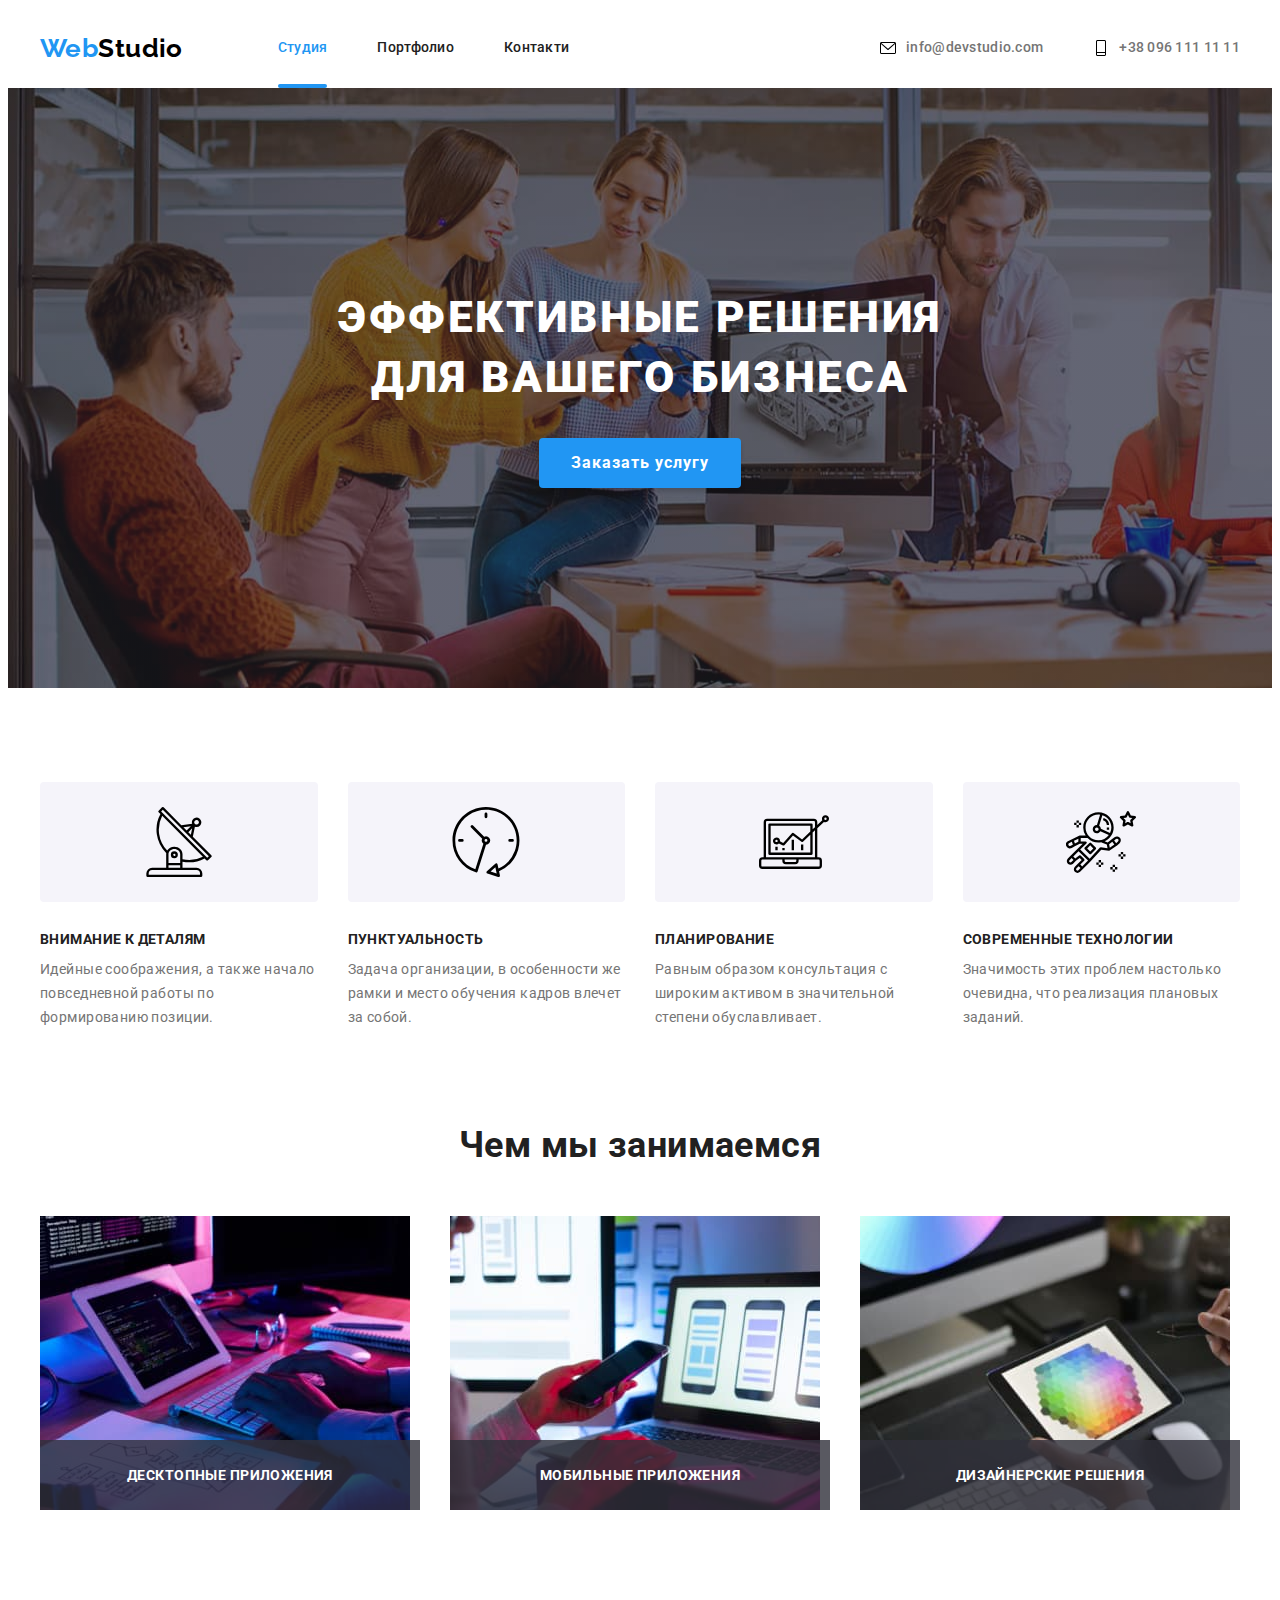
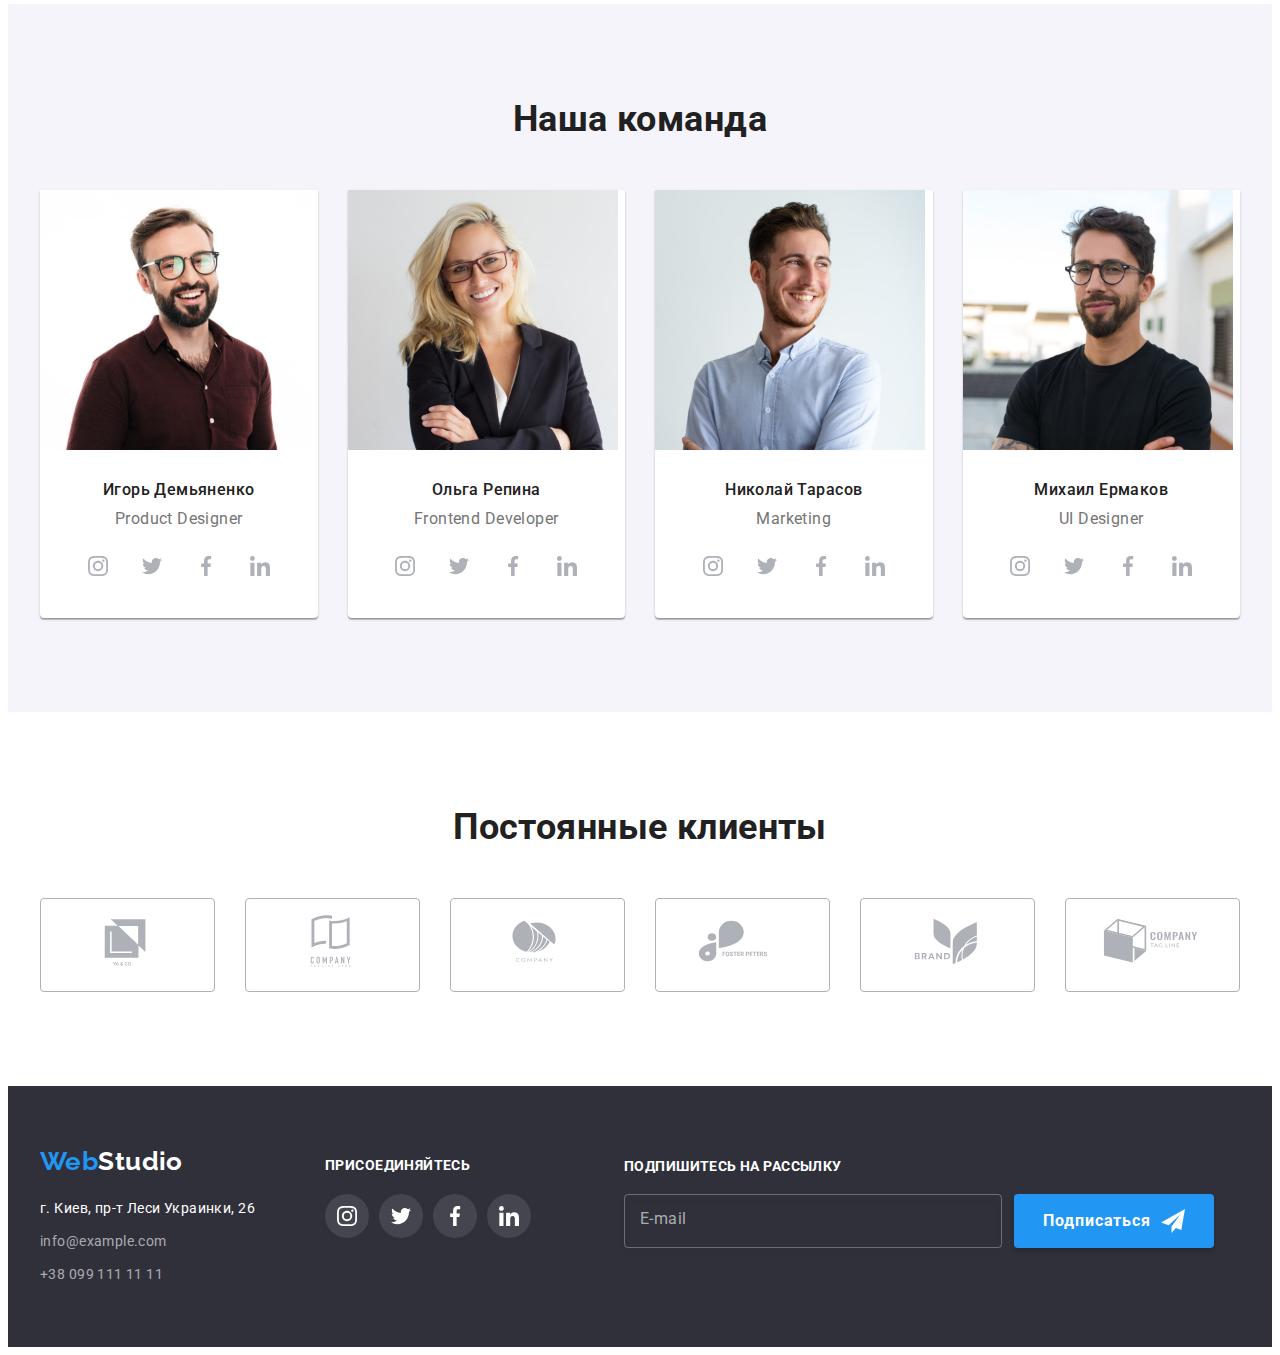
<file: index.html>
<!DOCTYPE html>
<html lang="ru">
  <head>
    <meta charset="UTF-8" />
    <meta http-equiv="X-UA-Compatible" content="IE=edge" />
    <meta name="viewport" content="width=device-width, initial-scale=1.0" />
    <link rel="preconnect" href="https://fonts.googleapis.com" />
    <link rel="preconnect" href="https://fonts.gstatic.com" crossorigin />
    <link
      href="https://fonts.googleapis.com/css2?family=Raleway:wght@700&family=Roboto:wght@400;500;700;900&display=swap"
      rel="stylesheet"
    />
    <link
      rel="stylesheet"
      href="https://cdnjs.cloudflare.com/ajax/libs/modern-normalize/1.1.0/modern-normalize.min.css"
      integrity="sha512-wpPYUAdjBVSE4KJnH1VR1HeZfpl1ub8YT/NKx4PuQ5NmX2tKuGu6U/JRp5y+Y8XG2tV+wKQpNHVUX03MfMFn9Q=="
      crossorigin="anonymous"
      referrerpolicy="no-referrer"
    />
    <link rel="stylesheet" href="./css/style.css" />
    <title>WebStudio</title>
  </head>
  <body>
    <header class="header">
      <div class="container">
        <nav class="menu">
          <a href="./index.html" class="logo link"><span>Web</span>Studio</a>
          <ul class="nav-menu">
            <li class="nav-menu-item">
              <a href="/" class="nav-menu-link link current">Студия</a>
            </li>
            <li class="nav-menu-item">
              <a href="./portfolio.html" class="nav-menu-link link">Портфолио</a>
            </li>
            <li class="nav-menu-item">
              <a href="/" class="nav-menu-link link">Контакти</a>
            </li>
          </ul>
        </nav>
        <ul class="contacts">
          <li class="contacts-item">
            <a href="mailto:info@devstudio.com" class="contacts-link link">
              <svg class="icon-contacts">
                <use href="./images/icons.svg#mail"></use>
              </svg>
              info@devstudio.com
            </a>
          </li>
          <li class="contacts-item">
            <a href="tel:+380961111111" class="contacts-link link">
              <svg class="icon-contacts">
                <use href="./images/icons.svg#phone"></use>
              </svg>
              +38 096 111 11 11
            </a>
          </li>
        </ul>
      </div>
    </header>
    <main>
      <section class="section effective-solutions">
        <div class="container">
          <h1 class="effective-solutions-title">Эффективные решения для вашего бизнеса</h1>
          <button type="button" class="btn effective-solutions-btn" data-modal-open>
            Заказать услугу
          </button>
        </div>
      </section>
      <section class="section our-peculiarities">
        <div class="container">
          <h2 class="our-peculiarities-title visually-hidden">особености и преимущества</h2>
          <ul class="our-peculiarities-item">
            <li class="peculiariti">
              <div class="peculiariti-box">
                <svg class="icon-peculiariti">
                  <use href="./images/icons.svg#antenna"></use>
                </svg>
              </div>
              <h3 class="peculiariti-title">Внимание к деталям</h3>
              <p class="peculiariti-text">
                Идейные соображения, а также начало повседневной работы по формированию позиции.
              </p>
            </li>
            <li class="peculiariti">
              <div class="peculiariti-box">
                <svg class="icon-peculiariti">
                  <use href="./images/icons.svg#clock"></use>
                </svg>
              </div>
              <h3 class="peculiariti-title">Пунктуальность</h3>
              <p class="peculiariti-text">
                Задача организации, в особенности же рамки и место обучения кадров влечет за собой.
              </p>
            </li>
            <li class="peculiariti">
              <div class="peculiariti-box">
                <svg class="icon-peculiariti">
                  <use href="./images/icons.svg#diagram"></use>
                </svg>
              </div>
              <h3 class="peculiariti-title">Планирование</h3>
              <p class="peculiariti-text">
                Равным образом консультация с широким активом в значительной степени обуславливает.
              </p>
            </li>
            <li class="peculiariti">
              <div class="peculiariti-box">
                <svg class="icon-peculiariti">
                  <use href="./images/icons.svg#astronaut"></use>
                </svg>
              </div>
              <h3 class="peculiariti-title">Современные технологии</h3>
              <p class="peculiariti-text">
                Значимость этих проблем настолько очевидна, что реализация плановых заданий.
              </p>
            </li>
          </ul>
        </div>
      </section>
      <section class="section our-works">
        <div class="container">
          <h2 class="section-title">Чем мы занимаемся</h2>
          <ul class="our-works-example">
            <li class="our-works-example-item">
              <div class="our-works-thumb">
                <img src="./images/work1.jpg" alt="work_1" width="370" />
                <h3 class="our-works-descr">Десктопные приложения</h3>
              </div>
            </li>
            <li class="our-works-example-item">
              <div class="our-works-thumb">
                <img src="./images/work2.jpg" alt="work_2" width="370" />
                <h3 class="our-works-descr">Мобильные приложения</h3>
              </div>
            </li>
            <li class="our-works-example-item">
              <div class="our-works-thumb">
                <img src="./images/work3.jpg" alt="work_3" width="370" />
                <h3 class="our-works-descr">Дизайнерские решения</h3>
              </div>
            </li>
          </ul>
        </div>
      </section>
      <section class="section our-team">
        <div class="container">
          <h2 class="section-title">Наша команда</h2>
          <ul class="team-memders">
            <li class="team-memders-item">
              <img
                src="./images/team_member_1.jpg"
                alt="photo_of_member_1"
                width="270"
                class="member-photo"
              />
              <div class="team-members-item-footer">
                <h3 class="team-member-name">Игорь Демьяненко</h3>
                <p class="team-member-profession">Product Designer</p>
                <div class="team-member-social">
                  <ul class="team-member-social-list">
                    <li class="social-network">
                      <a
                        href="#"
                        class="social-network-link"
                        target="_blank"
                        rel="noopener nofollow noreferrer"
                      >
                        <svg class="icon-social-network">
                          <use href="./images/icons.svg#instagram"></use>
                        </svg>
                      </a>
                    </li>
                    <li class="social-network">
                      <a
                        href="#"
                        class="social-network-link"
                        target="_blank"
                        rel="noopener nofollow noreferrer"
                      >
                        <svg class="icon-social-network">
                          <use href="./images/icons.svg#twitter"></use>
                        </svg>
                      </a>
                    </li>
                    <li class="social-network">
                      <a
                        href="#"
                        class="social-network-link"
                        target="_blank"
                        rel="noopener nofollow noreferrer"
                      >
                        <svg class="icon-social-network">
                          <use href="./images/icons.svg#facebook"></use>
                        </svg>
                      </a>
                    </li>
                    <li class="social-network">
                      <a
                        href="#"
                        class="social-network-link"
                        target="_blank"
                        rel="noopener nofollow noreferrer"
                      >
                        <svg class="icon-social-network">
                          <use href="./images/icons.svg#linkedin"></use>
                        </svg>
                      </a>
                    </li>
                  </ul>
                </div>
              </div>
            </li>
            <li class="team-memders-item">
              <img
                src="./images/team_member_2.jpg"
                alt="photo_of_member_2"
                width="270"
                class="member-photo"
              />
              <div class="team-members-item-footer">
                <h3 class="team-member-name">Ольга Репина</h3>
                <p class="team-member-profession">Frontend Developer</p>
                <div class="team-member-social">
                  <ul class="team-member-social-list">
                    <li class="social-network">
                      <a
                        href="#"
                        class="social-network-link"
                        target="_blank"
                        rel="noopener nofollow noreferrer"
                      >
                        <svg class="icon-social-network">
                          <use href="./images/icons.svg#instagram"></use>
                        </svg>
                      </a>
                    </li>
                    <li class="social-network">
                      <a
                        href="#"
                        class="social-network-link"
                        target="_blank"
                        rel="noopener nofollow noreferrer"
                      >
                        <svg class="icon-social-network">
                          <use href="./images/icons.svg#twitter"></use>
                        </svg>
                      </a>
                    </li>
                    <li class="social-network">
                      <a
                        href="#"
                        class="social-network-link"
                        target="_blank"
                        rel="noopener nofollow noreferrer"
                      >
                        <svg class="icon-social-network">
                          <use href="./images/icons.svg#facebook"></use>
                        </svg>
                      </a>
                    </li>
                    <li class="social-network">
                      <a
                        href="#"
                        class="social-network-link"
                        target="_blank"
                        rel="noopener nofollow noreferrer"
                      >
                        <svg class="icon-social-network">
                          <use href="./images/icons.svg#linkedin"></use>
                        </svg>
                      </a>
                    </li>
                  </ul>
                </div>
              </div>
            </li>
            <li class="team-memders-item">
              <img
                src="./images/team_member_3.jpg"
                alt="photo_of_member_3"
                width="270"
                class="member-photo"
              />
              <div class="team-members-item-footer">
                <h3 class="team-member-name">Николай Тарасов</h3>
                <p class="team-member-profession">Marketing</p>
                <div class="team-member-social">
                  <ul class="team-member-social-list">
                    <li class="social-network">
                      <a
                        href="#"
                        class="social-network-link"
                        target="_blank"
                        rel="noopener nofollow noreferrer"
                      >
                        <svg class="icon-social-network">
                          <use href="./images/icons.svg#instagram"></use>
                        </svg>
                      </a>
                    </li>
                    <li class="social-network">
                      <a
                        href="#"
                        class="social-network-link"
                        target="_blank"
                        rel="noopener nofollow noreferrer"
                      >
                        <svg class="icon-social-network">
                          <use href="./images/icons.svg#twitter"></use>
                        </svg>
                      </a>
                    </li>
                    <li class="social-network">
                      <a
                        href="#"
                        class="social-network-link"
                        target="_blank"
                        rel="noopener nofollow noreferrer"
                      >
                        <svg class="icon-social-network">
                          <use href="./images/icons.svg#facebook"></use>
                        </svg>
                      </a>
                    </li>
                    <li class="social-network">
                      <a
                        href="#"
                        class="social-network-link"
                        target="_blank"
                        rel="noopener nofollow noreferrer"
                      >
                        <svg class="icon-social-network">
                          <use href="./images/icons.svg#linkedin"></use>
                        </svg>
                      </a>
                    </li>
                  </ul>
                </div>
              </div>
            </li>
            <li class="team-memders-item">
              <img
                src="./images/team_member_4.jpg"
                alt="photo_of_member_4"
                width="270"
                class="member-photo"
              />
              <div class="team-members-item-footer">
                <h3 class="team-member-name">Михаил Ермаков</h3>
                <p class="team-member-profession">UI Designer</p>
                <div class="team-member-social">
                  <ul class="team-member-social-list">
                    <li class="social-network">
                      <a
                        href="#"
                        class="social-network-link"
                        target="_blank"
                        rel="noopener nofollow noreferrer"
                      >
                        <svg class="icon-social-network">
                          <use href="./images/icons.svg#instagram"></use>
                        </svg>
                      </a>
                    </li>
                    <li class="social-network">
                      <a
                        href="#"
                        class="social-network-link"
                        target="_blank"
                        rel="noopener nofollow noreferrer"
                      >
                        <svg class="icon-social-network">
                          <use href="./images/icons.svg#twitter"></use>
                        </svg>
                      </a>
                    </li>
                    <li class="social-network">
                      <a
                        href="#"
                        class="social-network-link"
                        target="_blank"
                        rel="noopener nofollow noreferrer"
                      >
                        <svg class="icon-social-network">
                          <use href="./images/icons.svg#facebook"></use>
                        </svg>
                      </a>
                    </li>
                    <li class="social-network">
                      <a
                        href="#"
                        class="social-network-link"
                        target="_blank"
                        rel="noopener nofollow noreferrer"
                      >
                        <svg class="icon-social-network">
                          <use href="./images/icons.svg#linkedin"></use>
                        </svg>
                      </a>
                    </li>
                  </ul>
                </div>
              </div>
            </li>
          </ul>
        </div>
      </section>
      <section class="section regular-customers">
        <div class="container">
          <h2 class="section-title">Постоянные клиенты</h2>
          <ul class="our-customers">
            <li class="customer">
              <a href="" class="link" target="_blank" rel="noopener nofollow noreferrer">
                <svg class="icon-customer">
                  <use href="./images/icons.svg#customer-1"></use>
                </svg>
              </a>
            </li>
            <li class="customer">
              <a href="" class="link" target="_blank" rel="noopener nofollow noreferrer">
                <svg class="icon-customer">
                  <use href="./images/icons.svg#customer-2"></use>
                </svg>
              </a>
            </li>
            <li class="customer">
              <a href="" class="link" target="_blank" rel="noopener nofollow noreferrer">
                <svg class="icon-customer">
                  <use href="./images/icons.svg#customer-3"></use>
                </svg>
              </a>
            </li>
            <li class="customer">
              <a href="" class="link" target="_blank" rel="noopener nofollow noreferrer">
                <svg class="icon-customer">
                  <use href="./images/icons.svg#customer-4"></use>
                </svg>
              </a>
            </li>
            <li class="customer">
              <a href="" class="link" target="_blank" rel="noopener nofollow noreferrer">
                <svg class="icon-customer">
                  <use href="./images/icons.svg#customer-5"></use>
                </svg>
              </a>
            </li>
            <li class="customer">
              <a href="" class="link" target="_blank" rel="noopener nofollow noreferrer">
                <svg class="icon-customer">
                  <use href="./images/icons.svg#customer-6"></use>
                </svg>
              </a>
            </li>
          </ul>
        </div>
      </section>
    </main>
    <footer class="footer">
      <div class="container">
        <div class="footer-content">
          <div class="footer-address">
            <a href="./index.html" class="logo link"><span>Web</span>Studio</a>
            <address>
              <ul class="footer-contacts">
                <li class="footer-contacts-item">
                  <a
                    href="https://goo.gl/maps/piqngm7oDQpEDh6u6"
                    target="_blank"
                    rel="noopener nofollow noreferrer"
                    class="address link"
                  >
                    г. Киев, пр-т Леси Украинки, 26</a
                  >
                </li>
                <li class="footer-contacts-item">
                  <a href="mailto:info@example.com" class="footer-mail link">info@example.com</a>
                </li>
                <li class="footer-contacts-item">
                  <a href="tel:+380991111111" class="footer-phone link">+38 099 111 11 11</a>
                </li>
              </ul>
            </address>
          </div>
          <div class="footer-social">
            <h3 class="footer-social-title">Присоединяйтесь</h3>
            <ul class="footer-social-list">
              <li class="footer-social-network">
                <a
                  href="#"
                  class="footer-social-link"
                  target="_blank"
                  rel="noopener nofollow noreferrer"
                >
                  <svg class="icon-footer-social-newtork">
                    <use href="./images/icons.svg#instagram"></use>
                  </svg>
                </a>
              </li>
              <li class="footer-social-network">
                <a
                  href="#"
                  class="footer-social-link"
                  target="_blank"
                  rel="noopener nofollow noreferrer"
                >
                  <svg class="icon-footer-social-newtork">
                    <use href="./images/icons.svg#twitter"></use>
                  </svg>
                </a>
              </li>
              <li class="footer-social-network">
                <a
                  href="#"
                  class="footer-social-link"
                  target="_blank"
                  rel="noopener nofollow noreferrer"
                >
                  <svg class="icon-footer-social-newtork">
                    <use href="./images/icons.svg#facebook"></use>
                  </svg>
                </a>
              </li>
              <li class="footer-social-network">
                <a
                  href="#"
                  class="footer-social-link"
                  target="_blank"
                  rel="noopener nofollow noreferrer"
                >
                  <svg class="icon-footer-social-newtork">
                    <use href="./images/icons.svg#linkedin"></use>
                  </svg>
                </a>
              </li>
            </ul>
          </div>
          <div class="footer-subscribe">
            <h3 class="footer-subscribe-title">Подпишитесь на рассылку</h3>
            <form action="" class="subscribe-form">
              <div class="subscribe-box">
                <input
                  type="email"
                  class="subscribe-form-input"
                  placeholder=" "
                  name="email"
                  id="email"
                  autocomplete="off"
                />
                <label for="email" class="subscribe-label">E-mail</label>
                <button class="subscribe-form-button btn" type="submit">
                  <span class="subscribe-button-text">Подписаться</span>
                  <svg class="subscribe-form-icon" width="24" height="24">
                    <use href="./images/icons.svg#telegram"></use>
                  </svg>
                </button>
              </div>
            </form>
          </div>
        </div>
      </div>
    </footer>
    <div class="backdrop is-hidden" data-modal>
      <div class="modal" data-modal>
        <svg class="close-btn" width="30" height="30" data-modal-close>
          <use href="./images/icons.svg#close-small"></use>
        </svg>
        <form action="" class="modal-form">
          <p class="form-title">Оставьте свои данные, мы вам перезвоним</p>
          <ul class="form-list list">
            <li class="form-item">
              <label class="form-label">
                <span class="label-text">Имя</span>
                <div class="form-item-box">
                  <input type="name" name="name" class="form-input" />
                  <svg class="input-icon" width="18" height="18">
                    <use href="./images/icons.svg#person"></use>
                  </svg>
                </div>
              </label>
            </li>
            <li class="form-item">
              <label class="form-label">
                <span class="label-text">Телефон</span>
                <div class="form-item-box">
                  <input type="tel" name="tel" class="form-input" />
                  <svg class="input-icon" width="18" height="18">
                    <use href="./images/icons.svg#phone-black"></use>
                  </svg>
                </div>
              </label>
            </li>
            <li class="form-item">
              <label class="form-label">
                <span class="label-text">Почта</span>
                <div class="form-item-box">
                  <input type="email" name="email" class="form-input" />
                  <svg class="input-icon" width="18" height="18">
                    <use href="./images/icons.svg#mail-black"></use>
                  </svg>
                </div>
              </label>
            </li>
            <li class="form-item">
              <label class="form-label">
                <span class="label-text">Комментарий</span>
                <textarea
                  class="form-input form-textarea"
                  name="coment"
                  placeholder="Введите текст"
                  rows="10"
                  style="resize: none"
                ></textarea>
              </label>
            </li>
            <li>
              <label class="label-checkbox">
                <input class="checkbox-item visually-hidden" type="checkbox" />
                <span class="checkbox-icon"></span>
                <span>Соглашаюсь с рассылкой и принимаю</span>
                <a href="#" class="checkbox-link" target="_blank">Условия договора</a>
              </label>
            </li>
          </ul>
          <button type="submit" class="btn modal-btn">Отправить</button>
        </form>
      </div>
    </div>
    <script src="./js/modal.js"></script>
  </body>
</html>
</file>
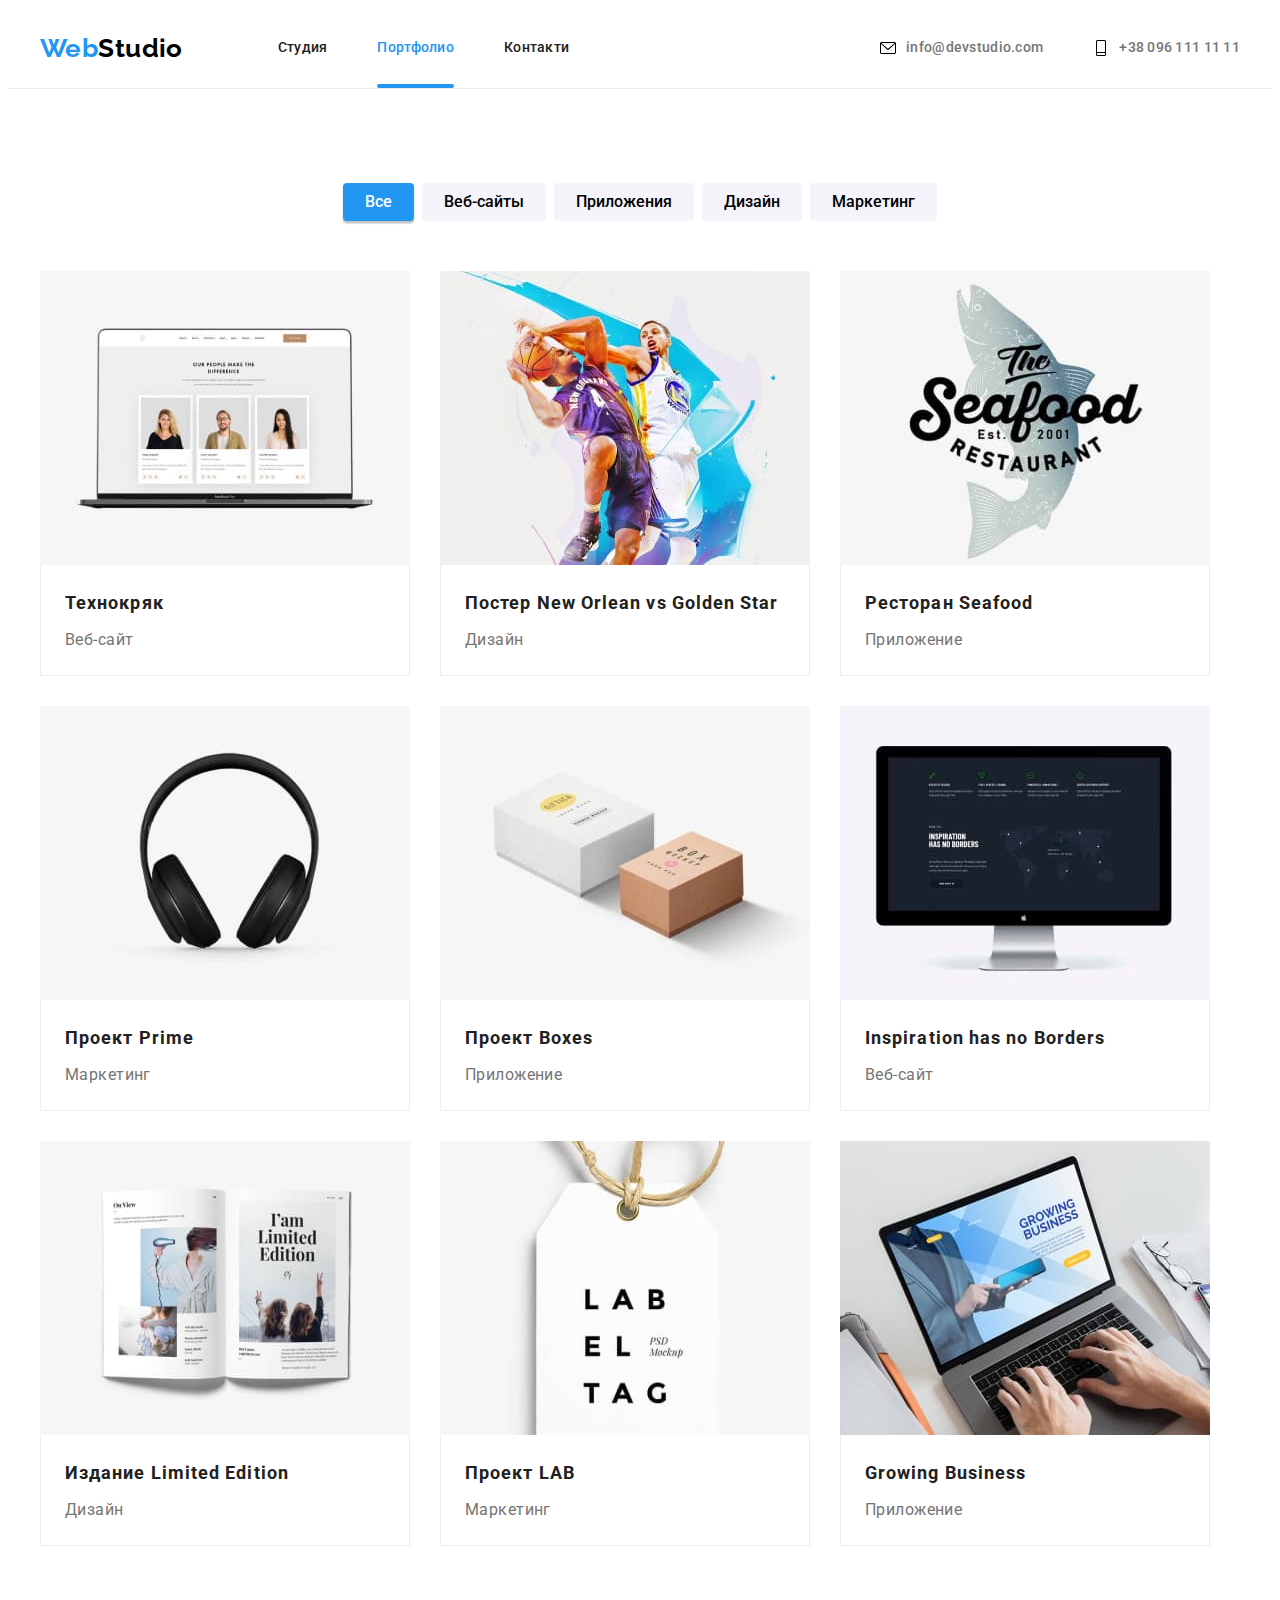
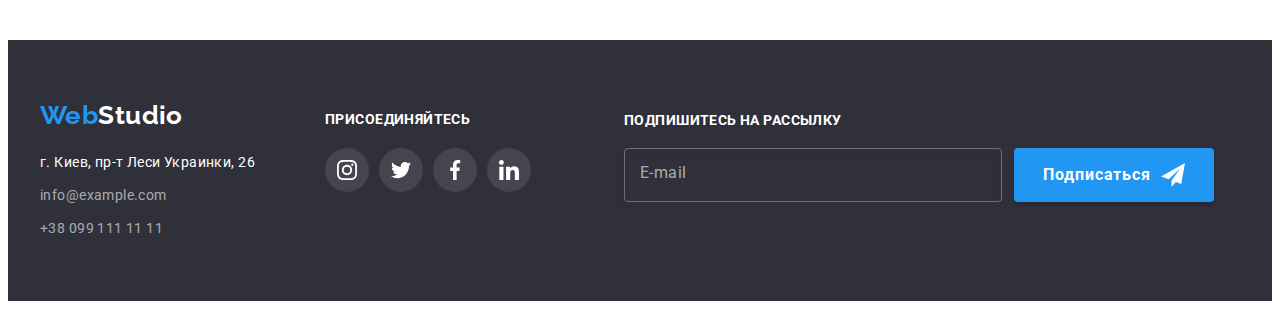
<file: portfolio.html>
<!DOCTYPE html>
<html lang="ru">
  <head>
    <meta charset="UTF-8" />
    <meta http-equiv="X-UA-Compatible" content="IE=edge" />
    <meta name="viewport" content="width=device-width, initial-scale=1.0" />
    <link rel="preconnect" href="https://fonts.googleapis.com" />
    <link rel="preconnect" href="https://fonts.gstatic.com" crossorigin />
    <link
      href="https://fonts.googleapis.com/css2?family=Raleway:wght@700&family=Roboto:wght@400;500;700;900&display=swap"
      rel="stylesheet"
    />
    <link
      rel="stylesheet"
      href="https://cdnjs.cloudflare.com/ajax/libs/modern-normalize/1.1.0/modern-normalize.min.css"
      integrity="sha512-wpPYUAdjBVSE4KJnH1VR1HeZfpl1ub8YT/NKx4PuQ5NmX2tKuGu6U/JRp5y+Y8XG2tV+wKQpNHVUX03MfMFn9Q=="
      crossorigin="anonymous"
      referrerpolicy="no-referrer"
    />
    <link rel="stylesheet" href="./css/style.css" />
    <title>Портфолио</title>
  </head>
  <body>
    <header class="header portfolio-header">
      <div class="container">
        <nav class="menu">
          <a href="./index.html" class="logo link"><span>Web</span>Studio</a>
          <ul class="nav-menu">
            <li class="nav-menu-item">
              <a href="./index.html" class="nav-menu-link link">Студия</a>
            </li>
            <li class="nav-menu-item">
              <a href="/" class="nav-menu-link link current">Портфолио</a>
            </li>
            <li class="nav-menu-item">
              <a href="/" class="nav-menu-link link">Контакти</a>
            </li>
          </ul>
        </nav>
        <ul class="contacts">
          <li class="contacts-item">
            <a href="mailto:info@devstudio.com" class="contacts-link link">
              <svg class="icon-contacts">
                <use href="./images/icons.svg#mail"></use>
              </svg>
              info@devstudio.com
            </a>
          </li>
          <li class="contacts-item">
            <a href="tel:+380961111111" class="contacts-link link">
              <svg class="icon-contacts">
                <use href="./images/icons.svg#phone"></use>
              </svg>
              +38 096 111 11 11
            </a>
          </li>
        </ul>
      </div>
    </header>
    <main>
      <section class="section portfolio">
        <div class="container">
          <h1 class="potfolio-title visually-hidden">Наши работы</h1>
          <ul class="filter-buttons">
            <li class="filter-buttons-item">
              <button type="button" class="filter-button active">Все</button>
            </li>
            <li class="filter-buttons-item">
              <button type="button" class="filter-button">Веб-сайты</button>
            </li>
            <li class="filter-buttons-item">
              <button type="button" class="filter-button">Приложения</button>
            </li>
            <li class="filter-buttons-item">
              <button type="button" class="filter-button">Дизайн</button>
            </li>
            <li class="filter-buttons-item">
              <button type="button" class="filter-button">Маркетинг</button>
            </li>
          </ul>
          <ul class="portfolio-examples">
            <li class="portfolio-examples-item">
              <a href="#" target="_blank" rel="noopener nofollow noreferrer" class="link">
                <div class="portfolio-emamples-thumb">
                  <img src="./images/portfolio-example-item_1.jpg" alt="Технокряк" width="370" />
                  <p class="portfolio-examples-descr">
                    Ресурс предлагает комплексные предложения с разным уровнем функционала и
                    сервисов. Все это позволит посетителю получить исчерпывающие сведения о компании
                    или частном лице.
                  </p>
                </div>
                <div class="portfolio-example-item-footer">
                  <h2 class="portfolio-examples-title">Технокряк</h2>
                  <p class="portfolio-examples-text">Веб-сайт</p>
                </div>
              </a>
            </li>
            <li class="portfolio-examples-item">
              <a href="#" target="_blank" rel="noopener nofollow noreferrer" class="link">
                <div class="portfolio-emamples-thumb">
                  <img
                    src="./images/portfolio-example-item_2.jpg"
                    alt="Постер New Orlean vs Golden Star"
                    width="370"
                  />
                  <p class="portfolio-examples-descr">
                    Ресурс предлагает комплексные предложения с разным уровнем функционала и
                    сервисов. Все это позволит посетителю получить исчерпывающие сведения о компании
                    или частном лице.
                  </p>
                </div>
                <div class="portfolio-example-item-footer">
                  <h2 class="portfolio-examples-title">Постер New Orlean vs Golden Star</h2>
                  <p class="portfolio-examples-text">Дизайн</p>
                </div>
              </a>
            </li>
            <li class="portfolio-examples-item">
              <a href="#" target="_blank" rel="noopener nofollow noreferrer" class="link">
                <div class="portfolio-emamples-thumb">
                  <img
                    src="./images/portfolio-example-item_3.jpg"
                    alt="Ресторан Seafood"
                    width="370"
                  />
                  <p class="portfolio-examples-descr">
                    Ресурс предлагает комплексные предложения с разным уровнем функционала и
                    сервисов. Все это позволит посетителю получить исчерпывающие сведения о компании
                    или частном лице.
                  </p>
                </div>
                <div class="portfolio-example-item-footer">
                  <h2 class="portfolio-examples-title">Ресторан Seafood</h2>
                  <p class="portfolio-examples-text">Приложение</p>
                </div>
              </a>
            </li>
            <li class="portfolio-examples-item">
              <a href="#" target="_blank" rel="noopener nofollow noreferrer" class="link">
                <div class="portfolio-emamples-thumb">
                  <img src="./images/portfolio-example-item_4.jpg" alt="Проект Prime" width="370" />
                  <p class="portfolio-examples-descr">
                    Ресурс предлагает комплексные предложения с разным уровнем функционала и
                    сервисов. Все это позволит посетителю получить исчерпывающие сведения о компании
                    или частном лице.
                  </p>
                </div>
                <div class="portfolio-example-item-footer">
                  <h2 class="portfolio-examples-title">Проект Prime</h2>
                  <p class="portfolio-examples-text">Маркетинг</p>
                </div>
              </a>
            </li>
            <li class="portfolio-examples-item">
              <a href="#" target="_blank" rel="noopener nofollow noreferrer" class="link">
                <div class="portfolio-emamples-thumb">
                  <img src="./images/portfolio-example-item_5.jpg" alt="Проект Boxes" width="370" />
                  <p class="portfolio-examples-descr">
                    Ресурс предлагает комплексные предложения с разным уровнем функционала и
                    сервисов. Все это позволит посетителю получить исчерпывающие сведения о компании
                    или частном лице.
                  </p>
                </div>
                <div class="portfolio-example-item-footer">
                  <h2 class="portfolio-examples-title">Проект Boxes</h2>
                  <p class="portfolio-examples-text">Приложение</p>
                </div>
              </a>
            </li>
            <li class="portfolio-examples-item">
              <a href="#" target="_blank" rel="noopener nofollow noreferrer" class="link">
                <div class="portfolio-emamples-thumb">
                  <img
                    src="./images/portfolio-example-item_6.jpg"
                    alt="Inspiration has no Borders"
                    width="370"
                  />
                  <p class="portfolio-examples-descr">
                    Ресурс предлагает комплексные предложения с разным уровнем функционала и
                    сервисов. Все это позволит посетителю получить исчерпывающие сведения о компании
                    или частном лице.
                  </p>
                </div>
                <div class="portfolio-example-item-footer">
                  <h2 class="portfolio-examples-title">Inspiration has no Borders</h2>
                  <p class="portfolio-examples-text">Веб-сайт</p>
                </div>
              </a>
            </li>
            <li class="portfolio-examples-item">
              <a href="#" target="_blank" rel="noopener nofollow noreferrer" class="link">
                <div class="portfolio-emamples-thumb">
                  <img
                    src="./images/portfolio-example-item_7.jpg"
                    alt="Издание Limited Edition"
                    width="370"
                  />
                  <p class="portfolio-examples-descr">
                    Ресурс предлагает комплексные предложения с разным уровнем функционала и
                    сервисов. Все это позволит посетителю получить исчерпывающие сведения о компании
                    или частном лице.
                  </p>
                </div>
                <div class="portfolio-example-item-footer">
                  <h2 class="portfolio-examples-title">Издание Limited Edition</h2>
                  <p class="portfolio-examples-text">Дизайн</p>
                </div>
              </a>
            </li>
            <li class="portfolio-examples-item">
              <a href="#" target="_blank" rel="noopener nofollow noreferrer" class="link">
                <div class="portfolio-emamples-thumb">
                  <img src="./images/portfolio-example-item_8.jpg" alt="Проект LAB" width="370" />
                  <p class="portfolio-examples-descr">
                    Ресурс предлагает комплексные предложения с разным уровнем функционала и
                    сервисов. Все это позволит посетителю получить исчерпывающие сведения о компании
                    или частном лице.
                  </p>
                </div>
                <div class="portfolio-example-item-footer">
                  <h2 class="portfolio-examples-title">Проект LAB</h2>
                  <p class="portfolio-examples-text">Маркетинг</p>
                </div>
              </a>
            </li>
            <li class="portfolio-examples-item">
              <a href="#" target="_blank" rel="noopener nofollow noreferrer" class="link">
                <div class="portfolio-emamples-thumb">
                  <img
                    src="./images/portfolio-example-item_9.jpg"
                    alt="Growing Business"
                    width="370"
                  />
                  <p class="portfolio-examples-descr">
                    Ресурс предлагает комплексные предложения с разным уровнем функционала и
                    сервисов. Все это позволит посетителю получить исчерпывающие сведения о компании
                    или частном лице.
                  </p>
                </div>
                <div class="portfolio-example-item-footer">
                  <h2 class="portfolio-examples-title">Growing Business</h2>
                  <p class="portfolio-examples-text">Приложение</p>
                </div>
              </a>
            </li>
          </ul>
        </div>
      </section>
    </main>
    <footer class="footer">
      <div class="container">
        <div class="footer-content">
          <div class="footer-address">
            <a href="./index.html" class="logo link"><span>Web</span>Studio</a>
            <address>
              <ul class="footer-contacts">
                <li class="footer-contacts-item">
                  <a
                    href="https://goo.gl/maps/piqngm7oDQpEDh6u6"
                    target="_blank"
                    rel="noopener nofollow noreferrer"
                    class="address link"
                  >
                    г. Киев, пр-т Леси Украинки, 26</a
                  >
                </li>
                <li class="footer-contacts-item">
                  <a href="mailto:info@example.com" class="footer-mail link">info@example.com</a>
                </li>
                <li class="footer-contacts-item">
                  <a href="tel:+380991111111" class="footer-phone link">+38 099 111 11 11</a>
                </li>
              </ul>
            </address>
          </div>
          <div class="footer-social">
            <h3 class="footer-social-title">Присоединяйтесь</h3>
            <ul class="footer-social-list">
              <li class="footer-social-network">
                <a
                  href="#"
                  class="footer-social-link"
                  target="_blank"
                  rel="noopener nofollow noreferrer"
                >
                  <svg class="icon-footer-social-newtork">
                    <use href="./images/icons.svg#instagram"></use>
                  </svg>
                </a>
              </li>
              <li class="footer-social-network">
                <a
                  href="#"
                  class="footer-social-link"
                  target="_blank"
                  rel="noopener nofollow noreferrer"
                >
                  <svg class="icon-footer-social-newtork">
                    <use href="./images/icons.svg#twitter"></use>
                  </svg>
                </a>
              </li>
              <li class="footer-social-network">
                <a
                  href="#"
                  class="footer-social-link"
                  target="_blank"
                  rel="noopener nofollow noreferrer"
                >
                  <svg class="icon-footer-social-newtork">
                    <use href="./images/icons.svg#facebook"></use>
                  </svg>
                </a>
              </li>
              <li class="footer-social-network">
                <a
                  href="#"
                  class="footer-social-link"
                  target="_blank"
                  rel="noopener nofollow noreferrer"
                >
                  <svg class="icon-footer-social-newtork">
                    <use href="./images/icons.svg#linkedin"></use>
                  </svg>
                </a>
              </li>
            </ul>
          </div>
          <div class="footer-subscribe">
            <h3 class="footer-subscribe-title">Подпишитесь на рассылку</h3>
            <form action="" class="subscribe-form">
              <div class="subscribe-box">
                <input
                  type="email"
                  class="subscribe-form-input"
                  placeholder=" "
                  name="email"
                  id="email"
                  autocomplete="off"
                />
                <label for="email" class="subscribe-label">E-mail</label>
                <button class="subscribe-form-button btn" type="submit">
                  <span class="subscribe-button-text">Подписаться</span>
                  <svg class="subscribe-form-icon" width="24" height="24">
                    <use href="./images/icons.svg#telegram"></use>
                  </svg>
                </button>
              </div>
            </form>
          </div>
        </div>
      </div>
    </footer>
  </body>
</html>
</file>
<file: css/style.css>
:root {
  --primary-text-color: #212121;
  --secondary-text-color: #757575;
  --background-main-color: #fff;
  --accent-color: #2196f3;
  --white-color: #fff;
}

body {
  font-family: 'Roboto', sans-serif;
  font-size: 14px;
  line-height: 1.14;
  letter-spacing: 0.03em;
  color: var(--primary-text-color);
  background-color: var(--background-main-color);
}
.container {
  width: 1200px;
  padding: 0 15px;
  margin: 0 auto;
}
h1,
h2,
h3,
p,
ul {
  margin: 0;
  padding: 0;
}
img {
  display: block;
}
.link {
  text-decoration: none;
}
.list {
  list-style: none;
}
.btn {
  font-family: 'Roboto', sans-serif;
  font-weight: 700;
  font-size: 16px;
  line-height: 1.88;
  letter-spacing: 0.06em;

  color: var(--white-color);
  background-color: var(--accent-color);

  cursor: pointer;

  box-shadow: 0px 4px 4px rgba(0, 0, 0, 0.15);
  border-radius: 4px;
  border: none;
}
/**************** Header ***************/
.header > .container {
  display: flex;
}

.logo {
  font-family: 'Raleway', sans-serif;
  font-weight: 700;
  font-size: 26px;
  line-height: 1.19;
  color: #000000;
}

.logo span {
  color: var(--accent-color);
}

.menu,
.nav-menu,
.contacts {
  display: flex;
  align-items: center;
}

.contacts {
  margin-left: auto;
}

.nav-menu-item,
.contacts-item {
  list-style: none;
}

.nav-menu-item:not(:first-child),
.contacts-item:not(:first-child) {
  margin-left: 50px;
}

.nav-menu {
  margin-left: 95px;
}

.nav-menu-link {
  font-weight: 500;
  letter-spacing: 0.02em;
  color: inherit;

  display: inline-block;
  padding: 32px 0;
}

.nav-menu .link:hover,
.nav-menu .link:focus,
.contacts .link:hover,
.contacts .link:focus {
  color: var(--accent-color);
  transition: 250ms cubic-bezier(0.4, 0, 0.2, 1);
}
.nav-menu-link.current {
  position: relative;
}
.nav-menu-link.current::after {
  content: '';
  display: block;
  width: 100%;
  height: 4px;
  position: absolute;
  left: 0;
  bottom: 0;
  border-radius: 2px;
  background-color: var(--accent-color);
}

.contacts-link {
  font-weight: 500;
  letter-spacing: 0.02em;
  color: var(--secondary-text-color);

  display: inline-flex;
  padding: 32px 0;
}

.icon-contacts {
  width: 16px;
  height: 16px;
  margin-right: 10px;
}
.contacts .link:hover .icon-contacts,
.contacts .link:focus .icon-contacts {
  fill: var(--accent-color);
  transition: 250ms cubic-bezier(0.4, 0, 0.2, 1);
}

.nav-menu .current {
  color: var(--accent-color);
}
/*********************** Main-Studio ********************** */
.section {
  padding-top: 94px;
  padding-bottom: 94px;
}
/* **** Effective-solutions **** */
.effective-solutions {
  background: linear-gradient(to bottom, rgba(47, 48, 58, 0.4), rgba(47, 48, 58, 0.4)),
    url(../images/effective-solutions.jpg);
  background-repeat: no-repeat;
  background-size: cover;
  max-width: 1600px;

  text-align: center;

  margin: 0 auto;
  padding-top: 200px;
  padding-bottom: 200px;
}

.effective-solutions-title {
  font-weight: 900;
  font-size: 44px;
  line-height: 1.36;

  letter-spacing: 0.06em;
  text-transform: uppercase;

  color: var(--white-color);

  width: 693px;

  margin-bottom: 30px;
  margin-left: auto;
  margin-right: auto;
}

.effective-solutions-btn {
  padding: 10px 32px;
}

/********** our-peculiarities *********/

.visually-hidden {
  position: absolute;
  width: 1px;
  height: 1px;
  margin: -1px;
  border: 0;
  padding: 0;

  white-space: nowrap;
  clip-path: inset(100%);
  clip: rect(0 0 0 0);
  overflow: hidden;
}

.our-peculiarities-item {
  display: flex;
}

.peculiariti {
  list-style: none;
  width: calc((100% - 90px) / 4);
}
.peculiariti:not(:first-child) {
  margin-left: 30px;
}

.peculiariti-box {
  display: flex;
  height: 120px;
  justify-content: center;
  align-items: center;

  background-color: #f5f4fa;

  border-radius: 4px;

  margin-bottom: 30px;
}

.icon-peculiariti {
  width: 70px;
  height: 70px;
}

.peculiariti-title {
  font-size: 14px;
  text-transform: uppercase;

  margin-bottom: 10px;
}

.peculiariti-text {
  line-height: 1.71;
  color: var(--secondary-text-color);
}

/* ******** our-works ******** */
.our-works {
  padding-top: 0;
}

.section-title {
  font-size: 36px;
  line-height: 1.17;
  text-align: center;

  margin-bottom: 50px;
}

.our-works-example {
  list-style: none;
  display: flex;
}

.our-works-example-item {
  width: calc((100% - 60px) / 3);
  margin-right: 30px;
}

.our-works-example-item:nth-child(3n) {
  margin-right: 0;
}
.our-works-thumb {
  position: relative;
}

.our-works-descr {
  font-size: 14px;
  line-height: calc(16 / 14);
  text-align: center;
  text-transform: uppercase;
  padding-top: 27px;
  padding-bottom: 27px;
  color: var(--white-color);
  background-color: rgba(47, 48, 58, 0.8);
  position: absolute;
  width: 100%;
  left: 0;
  bottom: 0;
}

/* ********* our-team ******** */
.team-memders {
  display: flex;
}

.our-team {
  background-color: #f5f4fa;
}

.team-memders-item {
  list-style: none;
  text-align: center;

  background-color: var(--background-main-color);

  width: calc((100% - 90px) / 4);

  box-shadow: 0px 1px 3px rgba(0, 0, 0, 0.12), 0px 1px 1px rgba(0, 0, 0, 0.14),
    0px 2px 1px rgba(0, 0, 0, 0.2);
  border-radius: 0px 0px 4px 4px;
}

.team-memders-item:not(:first-child) {
  margin-left: 30px;
}

.team-members-item-footer {
  padding: 30px 0;
}

.team-member-name {
  font-weight: 500;
  font-size: 16px;
  line-height: 1.19;

  margin-bottom: 10px;
}

.team-member-profession {
  font-size: 16px;
  line-height: 1.19;
  color: var(--secondary-text-color);

  margin-bottom: 16px;
}

.team-member-social-list {
  display: flex;
  justify-content: center;

  list-style: none;
}

.social-network {
  width: 44px;
  height: 44px;

  border-radius: 50%;
}

.social-network:not(:first-child) {
  margin-left: 10px;
}
.social-network-link {
  display: inline-flex;
  padding: 12px;
  border-radius: inherit;
}

.icon-social-network {
  width: 20px;
  height: 20px;
  fill: #afb1b8;
}

.social-network:hover,
.social-network:focus {
  background-color: var(--accent-color);
  transition: 250ms cubic-bezier(0.4, 0, 0.2, 1);
}
.social-network:hover .icon-social-network,
.social-network:focus .icon-social-network {
  fill: var(--white-color);
  transition: 250ms cubic-bezier(0.4, 0, 0.2, 1);
}

/*************** regular-customers *******************/
.our-customers {
  display: flex;
  list-style: none;
}
.customer {
  border: 1px solid #afb1b8;
  border-radius: 4px;

  width: calc((100% - 150px) / 6);
  height: 92px;
}
.customer > .link {
  display: block;
  padding: 13px 32px;
}

.customer:hover,
.customer:focus {
  border-color: var(--accent-color);
  transition: 250ms cubic-bezier(0.4, 0, 0.2, 1);
}
.icon-customer {
  width: 106px;
  height: 60px;
  fill: #afb1b8;
}
.customer:hover .icon-customer,
.icon-customer:focus .icon-customer {
  fill: var(--accent-color);
  transition: 250ms cubic-bezier(0.4, 0, 0.2, 1);
}

.customer:not(:first-child) {
  margin-left: 30px;
}
/* *****************The end Main-studio ************ */

/* ***************** Main portfolio ******************** */
.portfolio-header {
  border-bottom: 1px solid #ececec;
}

.filter-buttons {
  list-style: none;
  display: flex;
  justify-content: center;

  margin-bottom: 50px;
}

.filter-buttons-item:not(:first-child) {
  margin-left: 8px;
}

.filter-button {
  font-family: 'Roboto', sans-serif;
  font-weight: 500;
  font-size: 16px;
  line-height: 1.6;

  background: #f5f4fa;
  border-radius: 4px;
  border: none;

  cursor: pointer;

  padding: 6px 22px;
}

.filter-button:hover,
.filter-buttons:focus {
  color: var(--white-color);
  background-color: var(--accent-color);

  box-shadow: 0px 3px 1px rgba(0, 0, 0, 0.1), 0px 1px 2px rgba(0, 0, 0, 0.08),
    0px 2px 2px rgba(0, 0, 0, 0.12);
  transition: 250ms cubic-bezier(0.4, 0, 0.2, 1);
}

.filter-button.active {
  color: var(--white-color);
  background-color: var(--accent-color);

  box-shadow: 0px 3px 1px rgba(0, 0, 0, 0.1), 0px 1px 2px rgba(0, 0, 0, 0.08),
    0px 2px 2px rgba(0, 0, 0, 0.12);
}

.portfolio-examples {
  list-style: none;

  display: flex;
  flex-wrap: wrap;
}

.portfolio-examples-item:not(:nth-child(3n + 1)) {
  margin-left: 30px;
}
.portfolio-examples-item:not(:nth-last-child(-n + 3)) {
  margin-bottom: 30px;
}

.portfolio-emamples-thumb {
  position: relative;
  overflow: hidden;
  pointer-events: none;
}

.portfolio-examples-descr {
  position: absolute;
  left: 0;
  bottom: 0;
  background: rgba(33, 150, 243, 0.9);
  padding: 63px 24px;

  font-size: 18px;
  line-height: calc(28 / 18);
  color: var(--white-color);

  transform: translateY(100%);
  transition: transform 250ms cubic-bezier(0.4, 0, 0.2, 1);
}

.portfolio-examples-item:hover .portfolio-examples-descr,
.portfolio-examples-item:focus .portfolio-examples-descr {
  transform: translateY(0);
  transition: transform 250ms cubic-bezier(0.4, 0, 0.2, 1);
}

.portfolio-example-item-footer {
  padding: 20px 24px;
  border-left: 1px solid #eeeeee;
  border-right: 1px solid #eeeeee;
  border-bottom: 1px solid #eeeeee;
}

.portfolio-examples-title {
  font-size: 18px;
  line-height: 2;
  letter-spacing: 0.06em;

  color: var(--primary-text-color);

  margin-bottom: 4px;
}
.portfolio-examples-text {
  font-size: 16px;
  line-height: 1.88;

  color: var(--secondary-text-color);
}
.portfolio-examples-item:hover,
.portfolio-examples-item:focus {
  box-shadow: 0px 1px 1px rgba(0, 0, 0, 0.12), 0px 4px 4px rgba(0, 0, 0, 0.06),
    1px 4px 6px rgba(0, 0, 0, 0.16);
  transition: 250ms cubic-bezier(0.4, 0, 0.2, 1);
}

/* ***************** The end Main-portfolio ************ */

/* ********************** Footer ******************** */
.footer {
  color: var(--white-color);
  background-color: #2f303a;

  padding-top: 60px;
  padding-bottom: 60px;
}
.footer-content {
  display: flex;
}

.footer .logo,
.footer .link {
  color: inherit;
}

.footer .logo {
  display: inline-block;
  margin-bottom: 20px;
}

.footer-contacts-item {
  font-style: normal;
  font-weight: 400;
  font-size: 14px;
  line-height: 1.71;
  list-style: none;

  margin-bottom: 9px;
}
.footer-contacts-item:last-child {
  margin-bottom: 0;
}

.footer-contacts-item .footer-mail,
.footer-contacts-item .footer-phone {
  color: rgba(255, 255, 255, 0.6);
}

.footer-contacts-item .footer-mail:hover,
.footer-contacts-item .footer-mail:focus,
.footer-contacts-item .footer-phone:hover,
.footer-contacts-item .footer-phone:focus {
  color: var(--accent-color);
  transition: 250ms cubic-bezier(0.4, 0, 0.2, 1);
}

.footer-social {
  margin-left: 70px;
}

.footer-social-title {
  font-size: 14px;
  line-height: 1.14;
  letter-spacing: 0.03em;
  text-transform: uppercase;

  margin-bottom: 20px;

  padding-top: 12px;
}

.footer-social-list {
  display: flex;
  list-style: none;
}

.footer-social-network {
  width: 44px;
  height: 44px;

  border-radius: 50%;

  background-color: rgba(255, 255, 255, 0.1);
}

.footer-social-network:hover,
.footer-social-network:focus {
  background-color: var(--accent-color);
  transition: 250ms cubic-bezier(0.4, 0, 0.2, 1);
}

.footer-social-network:not(:first-child) {
  margin-left: 10px;
}

.footer-social-link {
  display: inline-flex;
  padding: 12px;
  border-radius: inherit;
}
.icon-footer-social-newtork {
  width: 20px;
  height: 20px;
  fill: var(--white-color);
}
.footer-subscribe {
  margin-left: 93px;
  padding-top: 12px;
}
.footer-subscribe-title {
  margin-bottom: 20px;
  font-size: 14px;
  line-height: calc(16 / 14);
  text-transform: uppercase;
}
.subscribe-box {
  display: flex;
  position: relative;
}

.subscribe-label {
  position: absolute;
  top: 15px;
  left: 16px;
  font-size: 16px;
  line-height: 1.25;

  color: rgba(255, 255, 255, 0.6);

  transition: transform 250ms cubic-bezier(0.4, 0, 0.2, 1);
}

.subscribe-form-input {
  border: 1px solid rgba(255, 255, 255, 0.3);
  filter: drop-shadow(0px 4px 4px rgba(0, 0, 0, 0.15));
  border-radius: 4px;

  background-color: transparent;
  width: 358px;
  height: 50px;
  padding-left: 16px;
  color: rgba(255, 255, 255, 0.6);
  outline: none;
}
.subscribe-form-input:focus + .subscribe-label,
.subscribe-form-input:not(:placeholder-shown) + .subscribe-label {
  transform: translate(-16px, -35px);
  transition: transform 250ms cubic-bezier(0.4, 0, 0.2, 1);
}
.subscribe-form-button {
  display: flex;
  justify-content: center;
  align-items: center;

  width: 200px;
  margin-left: 12px;
}
.subscribe-form-icon {
  margin-left: 10px;
  fill: currentColor;
}

/* ------------- Modal ----------- */
.backdrop {
  position: fixed;
  top: 0;
  left: 0;
  width: 100%;
  height: 100%;

  background-color: rgba(0, 0, 0, 0.2);

  transition: 500ms cubic-bezier(0.4, 0, 0.2, 1);
}

.backdrop.is-hidden {
  opacity: 0;
  pointer-events: none;
  visibility: hidden;

  transition: 500ms cubic-bezier(0.4, 0, 0.2, 1);
}
.backdrop.is-hidden .modal {
  transform: translate(-50%, -50%) scale(1.2);
  transition: transform 500ms cubic-bezier(0.4, 0, 0.2, 1);
}
.modal {
  position: absolute;
  top: 50%;
  left: 50%;
  transform: translate(-50%, -50%) scale(1);
  width: 528px;

  background: var(--background-main-color);
  box-shadow: 0px 1px 3px rgba(0, 0, 0, 0.12), 0px 1px 1px rgba(0, 0, 0, 0.14),
    0px 2px 1px rgba(0, 0, 0, 0.2);

  border-radius: 4px;

  transition: transform 500ms cubic-bezier(0.4, 0, 0.2, 1);
  padding: 40px;
}

.close-btn {
  position: absolute;
  right: 8px;
  top: 8px;

  padding: 6px;

  border: 1px solid rgba(0, 0, 0, 0.1);
  border-radius: 50%;
  cursor: pointer;
}
.close-btn:hover,
.close-btn:focus {
  border-color: var(--accent-color);
  fill: var(--accent-color);
  transition: 250ms cubic-bezier(0.4, 0, 0.2, 1);
}
.form-title {
  font-weight: 700;
  font-size: 20px;
  line-height: 23px;
  text-align: center;
  letter-spacing: 0.03em;

  color: #212121;
  margin-bottom: 12px;
}
.form-list {
  display: flex;
  flex-direction: column;
  row-gap: 10px;
}

.form-label {
  font-weight: 400;
  font-size: 12px;
  line-height: calc(14 / 12);
  letter-spacing: 0.01em;

  color: var(--secondary-text-color);
}
.label-text {
  display: block;
  margin-bottom: 4px;
}
.form-item-box {
  position: relative;
}
.form-input {
  outline: none;
  width: 100%;

  color: var(--secondary-text-color);

  border: 1px solid rgba(33, 33, 33, 0.2);
  border-radius: 4px;
  padding-left: 35px;
}

.form-input:focus {
  border-color: var(--accent-color);
}
.form-input:focus + .input-icon {
  fill: var(--accent-color);
}

.form-item-box input {
  height: 40px;
}
.input-icon {
  position: absolute;
  top: 11px;
  left: 12px;
}
.form-textarea {
  padding: 12px 16px;
}
.label-checkbox {
  display: flex;
  align-items: center;

  font-size: 14px;
  line-height: 1.71;

  color: var(--secondary-text-color);

  margin-bottom: 30px;
}
.checkbox-icon {
  display: inline-block;
  width: 16px;
  height: 15px;

  border: 2px solid var(--primary-text-color);
  border-radius: 2px;

  margin-right: 8px;
}
.checkbox-item:checked + .checkbox-icon {
  background-color: var(--accent-color);
  background-image: url(../images/check.svg);
  border-color: var(--accent-color);

  /* ------- або з цими стилями------ */
  /* background-repeat: no-repeat; */
  /* background-position: top 2px left 2px; */
  /* /* background-origin: border-box; */
}

.modal-btn {
  display: block;
  padding: 10px 55px;
  margin: 0 auto;
}
.checkbox-link {
  display: inline-block;
  margin-left: 4px;
  /* font-family: 'Roboto';
  font-style: normal;
  font-weight: 400;
  font-size: 14px;
  line-height: calc(24 / 14); */

  color: var(--accent-color);
}
</file>
